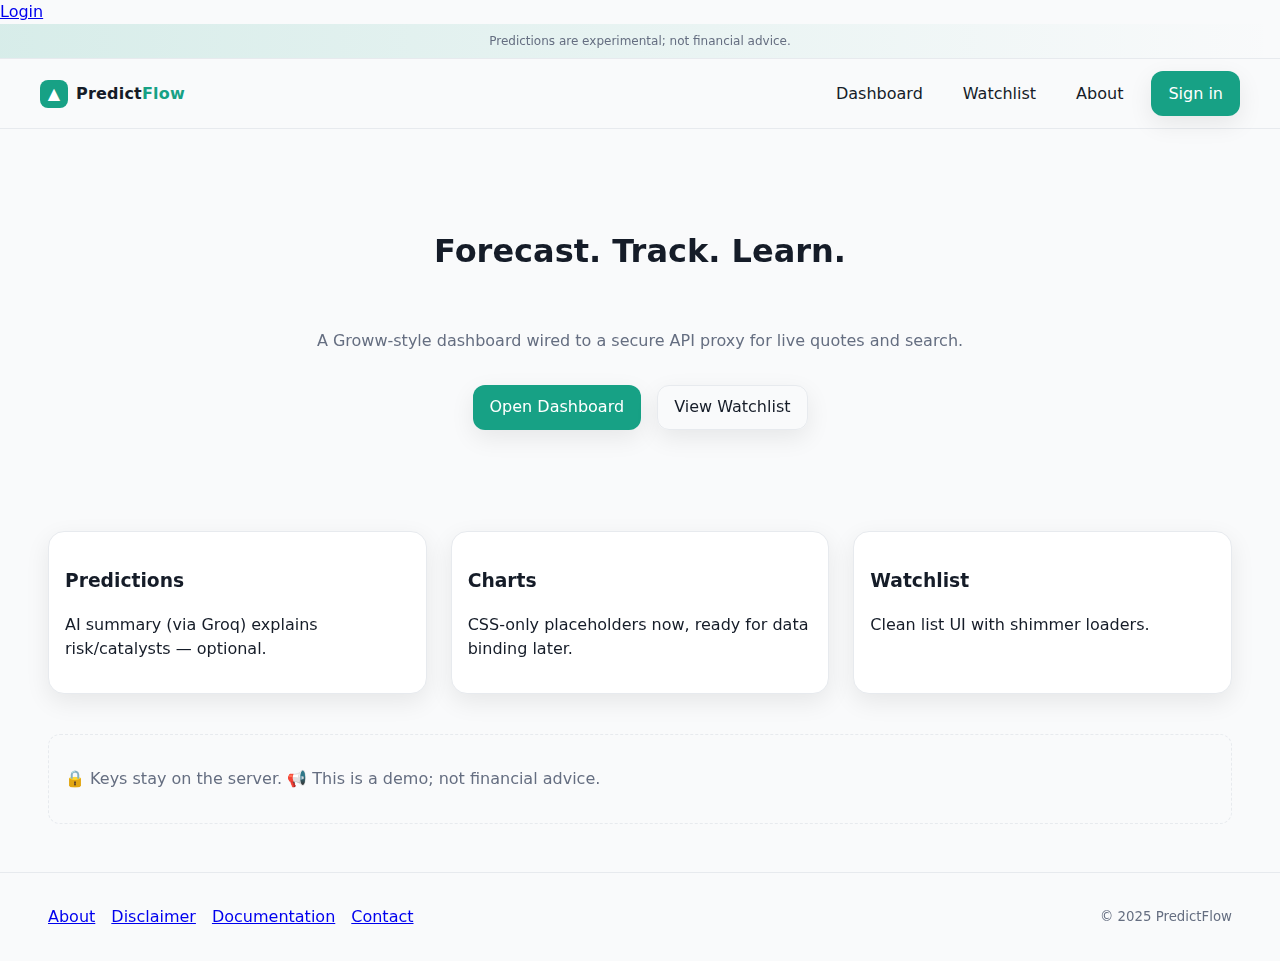
<file: public/index.html>
<!DOCTYPE html>
<html lang="en" data-theme="light">
<head>
  <meta charset="utf-8" />
  <meta name="viewport" content="width=device-width, initial-scale=1" />
  <meta name="color-scheme" content="light dark">
  <link rel="stylesheet" href="assets/styles.css" />
  <script src="assets/app.js" defer></script>
  <a href="/login" class="btn-login">Login</a>
   <!-- <button onclick="window.location='/login'" class="btn btn-sm btn-outline-primary">
  Login
</button> -->



  <title>PredictFlow — Stock Predictor</title>
</head>
<body>
<div class="disclaimer" role="note"><p>Predictions are experimental; not financial advice.</p></div>
<header class="appbar appbar--home">
  <div class="container appbar__row">
    <a class="brand" href="index.html"><span class="brand__logo">▲</span><span class="brand__name">Predict<span class="accent">Flow</span></span></a>
    <nav class="topnav">
      <a class="topnav__link" href="dashboard.html">Dashboard</a>
      <a class="topnav__link" href="watchlist.html">Watchlist</a>
      <a class="topnav__link" href="about.html">About</a>
      <a class="btn" href="login.html">Sign in</a>
    </nav>
  </div>
</header>
<main class="container">
  <section class="hero">
    <h1>Forecast. Track. Learn.</h1>
    <p class="lead">A Groww‑style dashboard wired to a secure API proxy for live quotes and search.</p>
    <div class="cta">
      <a class="btn" href="dashboard.html">Open Dashboard</a>
      <a class="btn btn--ghost" href="watchlist.html">View Watchlist</a>
    </div>
  </section>
  <section class="benefits">
    <article class="card"><h3>Predictions</h3><p>AI summary (via Groq) explains risk/catalysts — optional.</p></article>
    <article class="card"><h3>Charts</h3><p>CSS-only placeholders now, ready for data binding later.</p></article>
    <article class="card"><h3>Watchlist</h3><p>Clean list UI with shimmer loaders.</p></article>
  </section>
  <aside class="trust"><p>🔒 Keys stay on the server. 📢 This is a demo; not financial advice.</p></aside>
</main>
<footer class="site-footer"><div class="container footer__grid"><nav><a href="about.html">About</a><a href="about.html#disclaimer">Disclaimer</a><a href="#">Documentation</a><a href="about.html#contact">Contact</a></nav><small>© 2025 PredictFlow</small></div></footer>
</body>
</html>
</file>
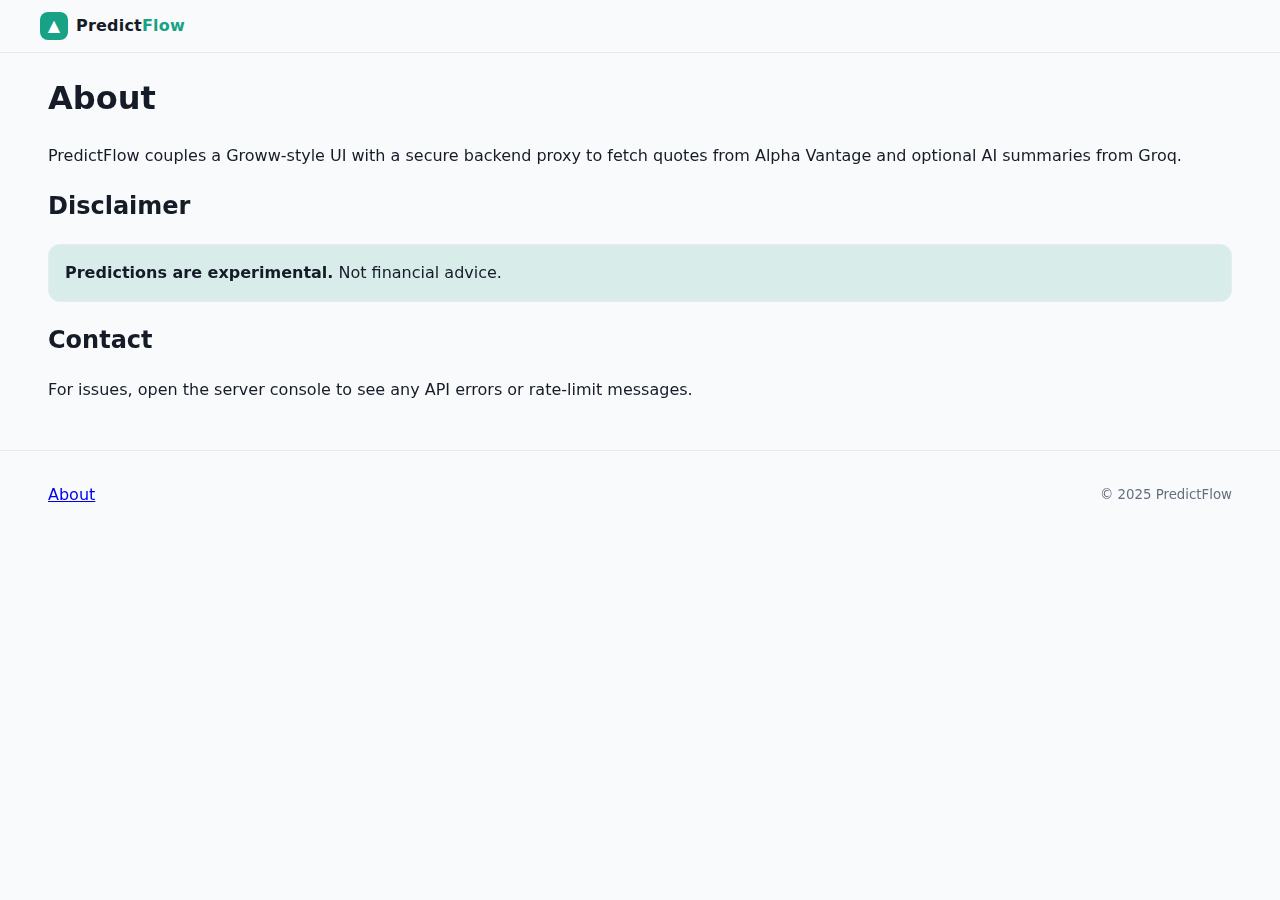
<file: public/about.html>
<!DOCTYPE html>
<html lang="en" data-theme="light">
<head>
  <meta charset="utf-8" />
  <meta name="viewport" content="width=device-width, initial-scale=1" />
  <meta name="color-scheme" content="light dark">
  <link rel="stylesheet" href="assets/styles.css" />
  <script src="assets/app.js" defer></script>

  <title>About • PredictFlow</title>
</head>
<body>
<header class="appbar"><div class="container appbar__row"><a class="brand" href="index.html"><span class="brand__logo">▲</span><span class="brand__name">Predict<span class="accent">Flow</span></span></a></div></header>
<main class="container">
  <h1>About</h1>
  <p>PredictFlow couples a Groww‑style UI with a secure backend proxy to fetch quotes from Alpha Vantage and optional AI summaries from Groq.</p>
  <h2 id="disclaimer">Disclaimer</h2>
  <div class="banner"><strong>Predictions are experimental.</strong> Not financial advice.</div>
  <h2 id="contact">Contact</h2>
  <p>For issues, open the server console to see any API errors or rate‑limit messages.</p>
</main>
<footer class="site-footer"><div class="container footer__grid"><nav><a href="about.html">About</a></nav><small>© 2025 PredictFlow</small></div></footer>
</body>
</html>
</file>
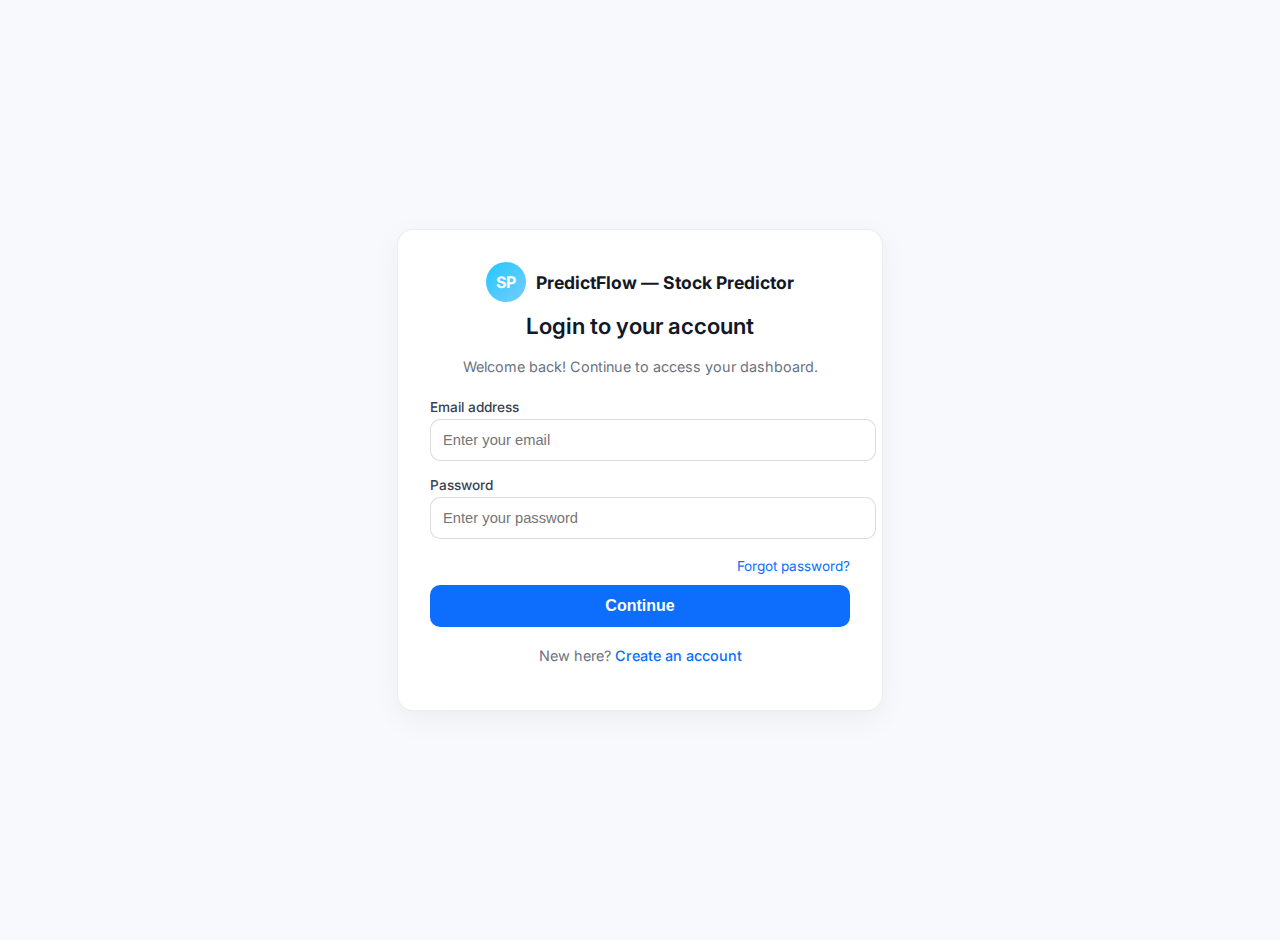
<file: public/login.html>
<!doctype html>
<html lang="en">

<head>
    <meta charset="UTF-8">
    <meta name="viewport" content="width=device-width, initial-scale=1.0">
    <title>Login — StockPredictor.INR</title>

    <link href="https://fonts.googleapis.com/css2?family=Inter:wght@400;500;600;700&display=swap" rel="stylesheet">
    <!-- <link rel="stylesheet" href="login.css"> -->
    <link rel="stylesheet" href="assets/login.css">
    <!-- <form action="/login" method="POST"> -->


</head>

<body>

    <div class="login-wrapper">
        <div class="login-card">

            <!-- Logo -->
            <div class="brand">
                <div class="brand-icon">SP</div>
                <div class="brand-text">PredictFlow — Stock Predictor</div>
            </div>

            <!-- Heading -->
            <h2 class="title">Login to your account</h2>
            <p class="subtitle">Welcome back! Continue to access your dashboard.</p>

            <!-- Login Form -->
            <form class="login-form" onsubmit="handleLogin(event)">
                <label>Email address</label>
                <input type="email" id="email" placeholder="Enter your email" required>

                <label>Password</label>
                <input type="password" id="password" placeholder="Enter your password" required>

                <div class="form-extra">
                    <a href="#" class="small-link">Forgot password?</a>
                </div>

                <button class="btn-primary" type="submit">Continue</button>
            </form>

            <!-- Footer text -->
            <p class="footer-text">
                New here? <a href="#" class="link">Create an account</a>
            </p>

        </div>
    </div>

    <script>
        async function handleLogin(e) {
            e.preventDefault();

            const email = document.getElementById('email').value;
            const password = document.getElementById('password').value;

            try {
                const response = await fetch('/api/auth/login', {
                    method: 'POST',
                    headers: { 'Content-Type': 'application/json' },
                    credentials: 'include',
                    body: JSON.stringify({ email, password })
                });

                if (response.ok) {
                    window.location.href = 'dashboard.html';
                } else {
                    alert('Login failed. Please check your credentials.');
                }
            } catch (err) {
                console.error('Login error:', err);
                alert('Login failed. Please try again.');
            }
        }
    </script>

</body>

</html>
</file>
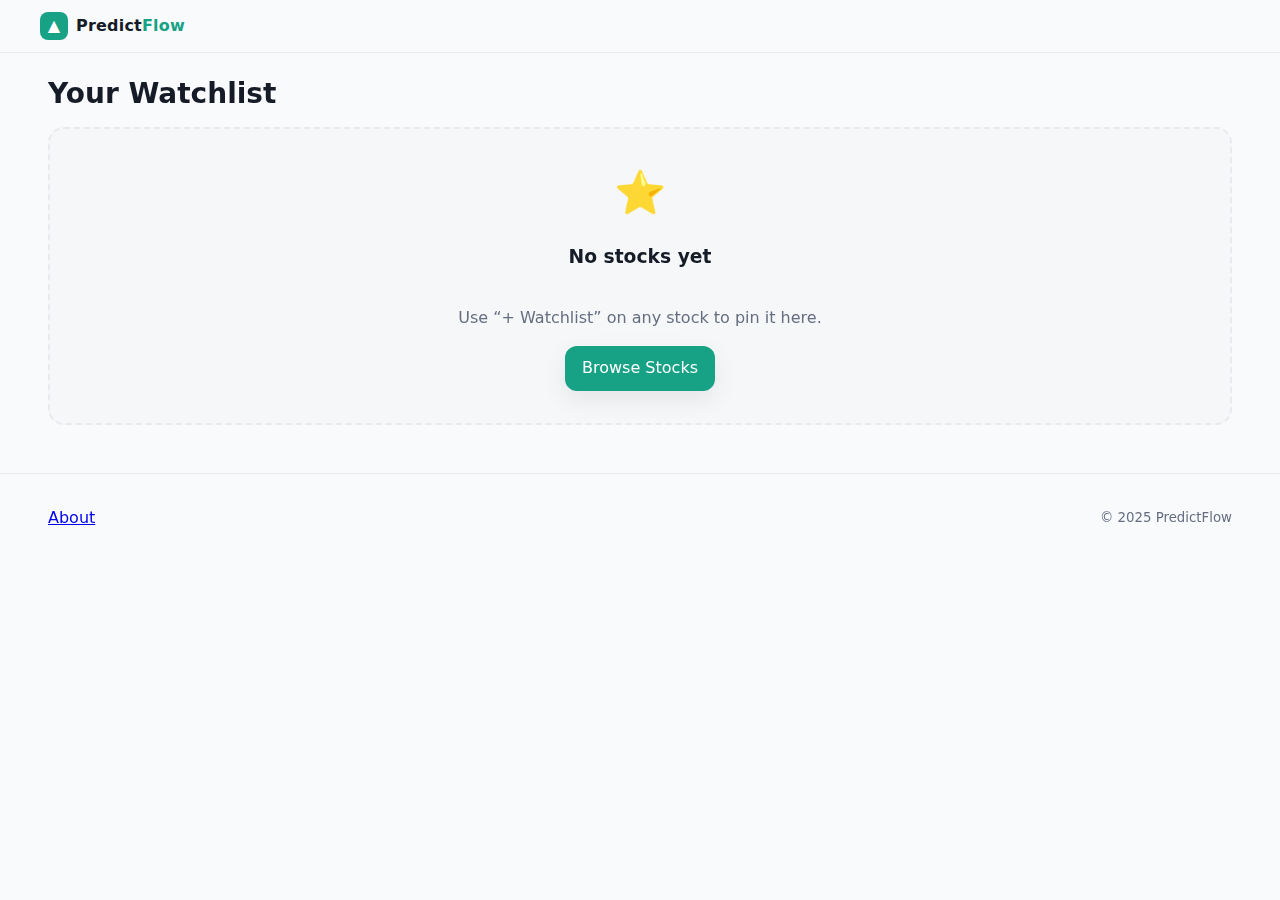
<file: public/watchlist.html>
<!DOCTYPE html>
<html lang="en" data-theme="light">
<head>
  <meta charset="utf-8" />
  <meta name="viewport" content="width=device-width, initial-scale=1" />
  <meta name="color-scheme" content="light dark">
  <link rel="stylesheet" href="assets/styles.css" />
  <script src="assets/app.js" defer></script>

  <title>Watchlist • PredictFlow</title>
</head>
<body>
<header class="appbar"><div class="container appbar__row"><a class="brand" href="index.html"><span class="brand__logo">▲</span><span class="brand__name">Predict<span class="accent">Flow</span></span></a></div></header>
<main class="container">
  <section aria-labelledby="wl"><h1 id="wl" class="section-title">Your Watchlist</h1>
    <div class="empty-state"><div class="empty-state__icon">⭐</div><h3>No stocks yet</h3><p class="muted">Use “+ Watchlist” on any stock to pin it here.</p><a class="btn" href="dashboard.html">Browse Stocks</a></div>
  </section>
</main>
<footer class="site-footer"><div class="container footer__grid"><nav><a href="about.html">About</a></nav><small>© 2025 PredictFlow</small></div></footer>
</body>
</html>
</file>
<file: public/assets/styles.css>
:root{
  --bg:hsl(210 20% 98%);
  --card:hsl(0 0% 100%);
  --text:hsl(220 30% 12%);
  --muted:hsl(220 12% 45%);
  --border:hsl(220 16% 92%);
  --accent:hsl(168 75% 36%);
  --accent-2:hsl(168 65% 28%);
  --success:hsl(152 60% 35%);
  --danger:hsl(0 76% 50%);
  --shadow:0 8px 24px rgba(0,0,0,.08);
  --radius:16px;
  --space:clamp(16px, 2vw, 24px);
  --container: min(1200px, 100% - 2rem);
  --focus: 0 0 0 3px color-mix(in oklab, var(--accent) 35%, white);
}
@media (prefers-color-scheme: dark){
  :root{
    --bg:hsl(220 15% 8%);
    --card:hsl(220 14% 14%);
    --text:hsl(0 0% 100%);
    --muted:hsl(220 10% 70%);
    --border:hsl(220 10% 22%);
    --shadow:0 8px 24px rgba(0,0,0,.45);
  }
}
html[data-theme="dark"]{ color-scheme: dark; }
*{box-sizing:border-box}
html,body{height:100%}
body{ margin:0;background:var(--bg);color:var(--text);font: 500 16px/1.5 ui-sans-serif, system-ui, -apple-system, Segoe UI, Roboto, Inter, "DM Sans";}
.container{width:var(--container);margin-inline:auto;padding-inline:0.5rem}
.visually-hidden{position:absolute!important;width:1px;height:1px;clip:rect(1px,1px,1px,1px);overflow:hidden;white-space:nowrap}
.muted{color:var(--muted)} .micro{font-size:12px}
.link{color:var(--accent);text-decoration:none} .link:hover{text-decoration:underline}

.disclaimer{ background:linear-gradient(90deg, color-mix(in oklab, var(--accent) 15%, transparent), transparent); border-block-end:1px solid var(--border);}
.disclaimer p{margin:0;padding:8px 12px;text-align:center;font-size:12px;color:var(--muted)}

.appbar{position:sticky;top:0;background:var(--bg);backdrop-filter:saturate(140%) blur(8px);z-index:10;border-bottom:1px solid var(--border)}
.appbar--home{position:relative}
.appbar__row{display:flex;align-items:center;gap:1rem;justify-content:space-between;padding:0.75rem 0}
.brand{display:flex;align-items:center;gap:.5rem;text-decoration:none;color:inherit;font-weight:800;letter-spacing:.2px}
.brand__logo{display:grid;place-items:center;width:28px;height:28px;border-radius:8px;background:var(--accent);color:white}
.brand__name .accent{color:var(--accent)}
.topnav{display:flex;gap:1rem;align-items:center}
.topnav__link{padding:.5rem .75rem;border-radius:999px;text-decoration:none;color:inherit}
.topnav__link.is-active, .topnav__link:hover{background:color-mix(in oklab, var(--accent) 14%, transparent)}

.search{position:relative;flex:1;display:flex;max-width:560px}
.search input[type="search"]{ width:100%;padding:.6rem .9rem;border-radius:999px;border:1px solid var(--border);background:var(--card);box-shadow:var(--shadow);}
.search input:focus{outline:none;box-shadow:var(--focus)}
.search__results{position:absolute;inset: auto 0 0 0;transform:translateY(calc(100% + 8px));background:var(--card);border:1px solid var(--border);border-radius:12px;box-shadow:var(--shadow);display:none;}
.search:focus-within .search__results{display:block}
.search__results ul{margin:0;padding:.5rem;list-style:none;display:grid;gap:.25rem}
.search__results li{padding:.5rem;border-radius:8px}
.search__results li:hover{background:color-mix(in oklab, var(--accent) 10%, transparent)}

.subbar{display:flex;align-items:center;justify-content:space-between;gap:1rem;padding:.5rem 0 1rem}
.segmented{display:inline-grid;grid-auto-flow:column;gap:0.25rem;align-items:center}
.segmented input{display:none}
.segmented label{ padding:.4rem .8rem;border:1px solid var(--border);border-radius:999px;background:var(--card);cursor:pointer}
.segmented input:checked + label{background:color-mix(in oklab, var(--accent) 18%, transparent)}

.filters{display:flex;align-items:center;gap:.75rem}
.filter-chips{display:inline-grid;grid-auto-flow:column;gap:.4rem}
.filter-chips input{display:none}
.filter-chips label{padding:.35rem .75rem;border:1px solid var(--border);border-radius:999px;background:var(--card);cursor:pointer}
.filter-chips input:checked + label{background:color-mix(in oklab, var(--accent) 18%, transparent)}

.toggle{display:flex;align-items:center;gap:.5rem}
.toggle input{appearance:none;width:36px;height:22px;border-radius:999px;background:var(--border);position:relative;outline:var(--focus) solid 0;transition:.2s}
.toggle input::after{content:"";position:absolute;inset:3px auto 3px 3px;width:16px;border-radius:50%;background:white;box-shadow:var(--shadow);transition:.2s}
.toggle input:checked{background:color-mix(in oklab, var(--accent) 60%, var(--border))}
.toggle input:checked::after{transform:translateX(14px)}
.toggle label{cursor:pointer}

.btn{display:inline-flex;align-items:center;gap:.5rem;padding:.6rem 1rem;border-radius:12px;background:var(--accent);color:white;text-decoration:none;box-shadow:var(--shadow);border:1px solid transparent}
.btn:hover{background:var(--accent-2)}
.btn--ghost{background:transparent;color:inherit;border-color:var(--border)}
.btn--tiny{padding:.35rem .6rem;border-radius:8px;font-size:12px}
.is-disabled{opacity:.5;pointer-events:none}

.section-title{margin:1.25rem 0 .75rem;font-size:clamp(20px, 2.4vw, 28px)}
.grid{display:grid;gap:var(--space)}
.grid--two{grid-template-columns:repeat(auto-fit, minmax(260px,1fr))}
.grid--stocks{grid-template-columns:repeat(auto-fit,minmax(240px,1fr))}
.grid--split{grid-template-columns:2fr 1fr}
.grid--stats{grid-template-columns:repeat(auto-fit,minmax(160px,1fr))}
@media (max-width: 1024px){ .grid--split{grid-template-columns:1fr} }

.card{background:var(--card);border:1px solid var(--border);border-radius:var(--radius);box-shadow:var(--shadow);padding:1rem}
.hero{padding:clamp(2rem, 6vw, 6rem) 0;text-align:center;display:grid;gap:1rem}
.hero .lead{color:var(--muted)} .cta{display:flex;gap:1rem;justify-content:center;flex-wrap:wrap}
.benefits{display:grid;grid-template-columns:repeat(auto-fit,minmax(260px,1fr));gap:var(--space);padding-block:1.5rem}
.trust{margin:1rem 0;padding:1rem;border:1px dashed var(--border);border-radius:12px;color:var(--muted)}

.stock-card{display:grid;gap:.6rem;padding:1rem;position:relative;overflow:hidden}
.stock-card__head{display:flex;justify-content:space-between;align-items:center}
.stock-card__title{margin:0;font-size:16px}
.stock-card__body{display:flex;align-items:center;gap:.6rem}
.stock-card__foot{display:flex;justify-content:space-between;align-items:center;opacity:0;transform:translateY(4px);transition:.2s}
.stock-card:hover .stock-card__foot{opacity:1;transform:none}
.price{font-weight:800}
.badge{font-size:12px;padding:.2rem .5rem;border-radius:999px;border:1px solid var(--border)}
.pill{font-weight:700;font-size:12px;padding:.2rem .5rem;border-radius:999px}
.pill.up{background:color-mix(in oklab, var(--success) 20%, transparent);color:color-mix(in oklab, var(--success) 80%, black)}
.pill.down{background:color-mix(in oklab, var(--danger) 20%, transparent);color:color-mix(in oklab, var(--danger) 80%, black)}

.list{list-style:none;margin:0;padding:0;border-radius:12px;overflow:hidden;border:1px solid var(--border)}
.list--zebra li{padding:.6rem .75rem}
.list--zebra li:nth-child(odd){background:color-mix(in oklab, var(--border) 35%, transparent)}

.chart-area{display:grid;gap:1rem}
.chart{position:relative;border-radius:12px;border:1px solid var(--border);height:auto;aspect-ratio: 16/9;background:
  repeating-linear-gradient(to right, color-mix(in oklab, var(--border) 60%, transparent) 0 1px, transparent 1px 48px),
  repeating-linear-gradient(to top, color-mix(in oklab, var(--border) 60%, transparent) 0 1px, transparent 1px 36px);}
.chart::after{content:"";position:absolute;inset:auto 0 25% 0;height:2px;background:var(--accent);opacity:0;transition:.2s;}
.chart__caption{position:absolute;inset:auto 1rem 1rem auto;background:rgba(0,0,0,.05);padding:.2rem .5rem;border-radius:6px;font-size:12px;color:var(--muted)}
.controls{display:flex;align-items:center;gap:.75rem;flex-wrap:wrap}

.kpis{display:grid;grid-template-columns:repeat(auto-fit,minmax(220px,1fr));gap:var(--space)}
.kpi-card{background:var(--card);border:1px solid var(--border);border-radius:12px;padding:1rem;box-shadow:var(--shadow)}
.kpi-title{color:var(--muted);font-size:12px}
.kpi-value{font-weight:800;font-size:clamp(20px,2.4vw,28px)}

.prediction{display:grid;place-items:center;text-align:center;gap:.25rem;min-height:280px}
.pred__icon{font-size:56px}
.pred__icon.up{color:var(--success)}
.pred__icon.down{color:var(--danger)}

.key-stats .stat{display:grid;gap:.35rem;padding:1rem;border:1px solid var(--border);border-radius:12px;background:var(--card)}

.empty-state{display:grid;place-items:center;text-align:center;border:2px dashed var(--border);border-radius:16px;padding:2rem;background:color-mix(in oklab, var(--border) 20%, transparent)}
.empty-state__icon{font-size:42px}

.auth{display:grid;place-items:center;min-height:60vh}
.auth-form{width:min(440px, 100%);display:grid;gap:1rem}
.field{position:relative}
.field input{width:100%;padding:1rem .9rem .75rem;border-radius:12px;border:1px solid var(--border);background:var(--card);color:inherit}
.field input:focus{outline:none;box-shadow:var(--focus)}
.field label{position:absolute;left:.75rem;top:.9rem;color:var(--muted);transition:.15s;background:transparent;padding:0 .25rem}
.field input:not(:placeholder-shown) + label, .field input:focus + label{top:-.6rem;left:.5rem;background:var(--bg);font-size:12px;color:var(--accent)}
.help{color:var(--muted)}

.banner{padding:1rem;border-radius:12px;background:color-mix(in oklab, var(--accent) 14%, transparent);border:1px solid var(--border)}

.site-footer{margin-top:3rem;padding:2rem 0;border-top:1px solid var(--border);color:var(--muted)}
.footer__grid{display:flex;align-items:center;justify-content:space-between;gap:1rem;flex-wrap:wrap}
.site-footer nav{display:flex;gap:1rem}

.notfound{display:grid;place-items:center;min-height:100vh}
.notfound .center{padding:2rem}
.notfound .emoji{font-size:46px;text-align:center}

@media print{
  body{background:white;color:black}
  .appbar, .mobile-nav, .disclaimer, .site-footer{display:none}
  .chart{border-color:#000}
}
</file>
<file: public/assets/login.css>
/* General Layout */
body {
  margin: 0;
  font-family: 'Inter', sans-serif;
  background: #f7f9fc;
  color: #111827;
}

.login-wrapper {
  height: 100vh;
  display: flex;
  align-items: center;
  justify-content: center;
  padding: 20px;
}

/* Card */
.login-card {
  width: 100%;
  max-width: 420px;
  background: #ffffff;
  padding: 32px;
  border-radius: 16px;
  box-shadow: 0 8px 30px rgba(0, 0, 0, 0.05);
  border: 1px solid rgba(15, 23, 36, 0.08);
  text-align: center;
}

/* Brand */
.brand {
  display: flex;
  flex-direction: row;
  align-items: center;
  justify-content: center;
  gap: 10px;
  margin-bottom: 10px;
}

.brand-icon {
  width: 40px;
  height: 40px;
  border-radius: 50%;
  background: linear-gradient(135deg, #21c8ff, #7cf);
  display: grid;
  place-items: center;
  color: #fff;
  font-weight: 700;
}

.brand-text {
  font-size: 1.1rem;
  font-weight: 700;
}

/* Titles */
.title {
  margin-top: 10px;
  font-size: 1.4rem;
  font-weight: 600;
}

.subtitle {
  margin-top: 4px;
  font-size: 0.9rem;
  color: #6b7280;
}

/* Form */
.login-form {
  text-align: left;
  margin-top: 24px;
}

.login-form label {
  font-size: 0.85rem;
  font-weight: 500;
  margin-bottom: 4px;
  display: block;
  color: #374151;
}

.login-form input {
  width: 100%;
  padding: 12px;
  margin-bottom: 16px;
  border-radius: 10px;
  border: 1px solid rgba(15, 23, 36, 0.15);
  background: #ffffff;
  font-size: 0.92rem;
  outline: none;
  transition: border 0.2s ease;
}

.login-form input:focus {
  border-color: #0d6efd;
}

/* Forgot password */
.form-extra {
  text-align: right;
  margin-bottom: 10px;
}

.small-link {
  text-decoration: none;
  font-size: 0.85rem;
  color: #0d6efd;
}

/* Button */
.btn-primary {
  width: 100%;
  padding: 12px;
  background: #0d6efd;
  color: #ffffff;
  border: none;
  font-size: 1rem;
  font-weight: 600;
  border-radius: 10px;
  cursor: pointer;
  transition: all 0.2s ease;
}

.btn-primary:hover {
  background: #0a58ca;
}

/* Footer text */
.footer-text {
  margin-top: 20px;
  font-size: 0.9rem;
  color: #6b7280;
}

.link {
  color: #0d6efd;
  text-decoration: none;
  font-weight: 500;
}
</file>
